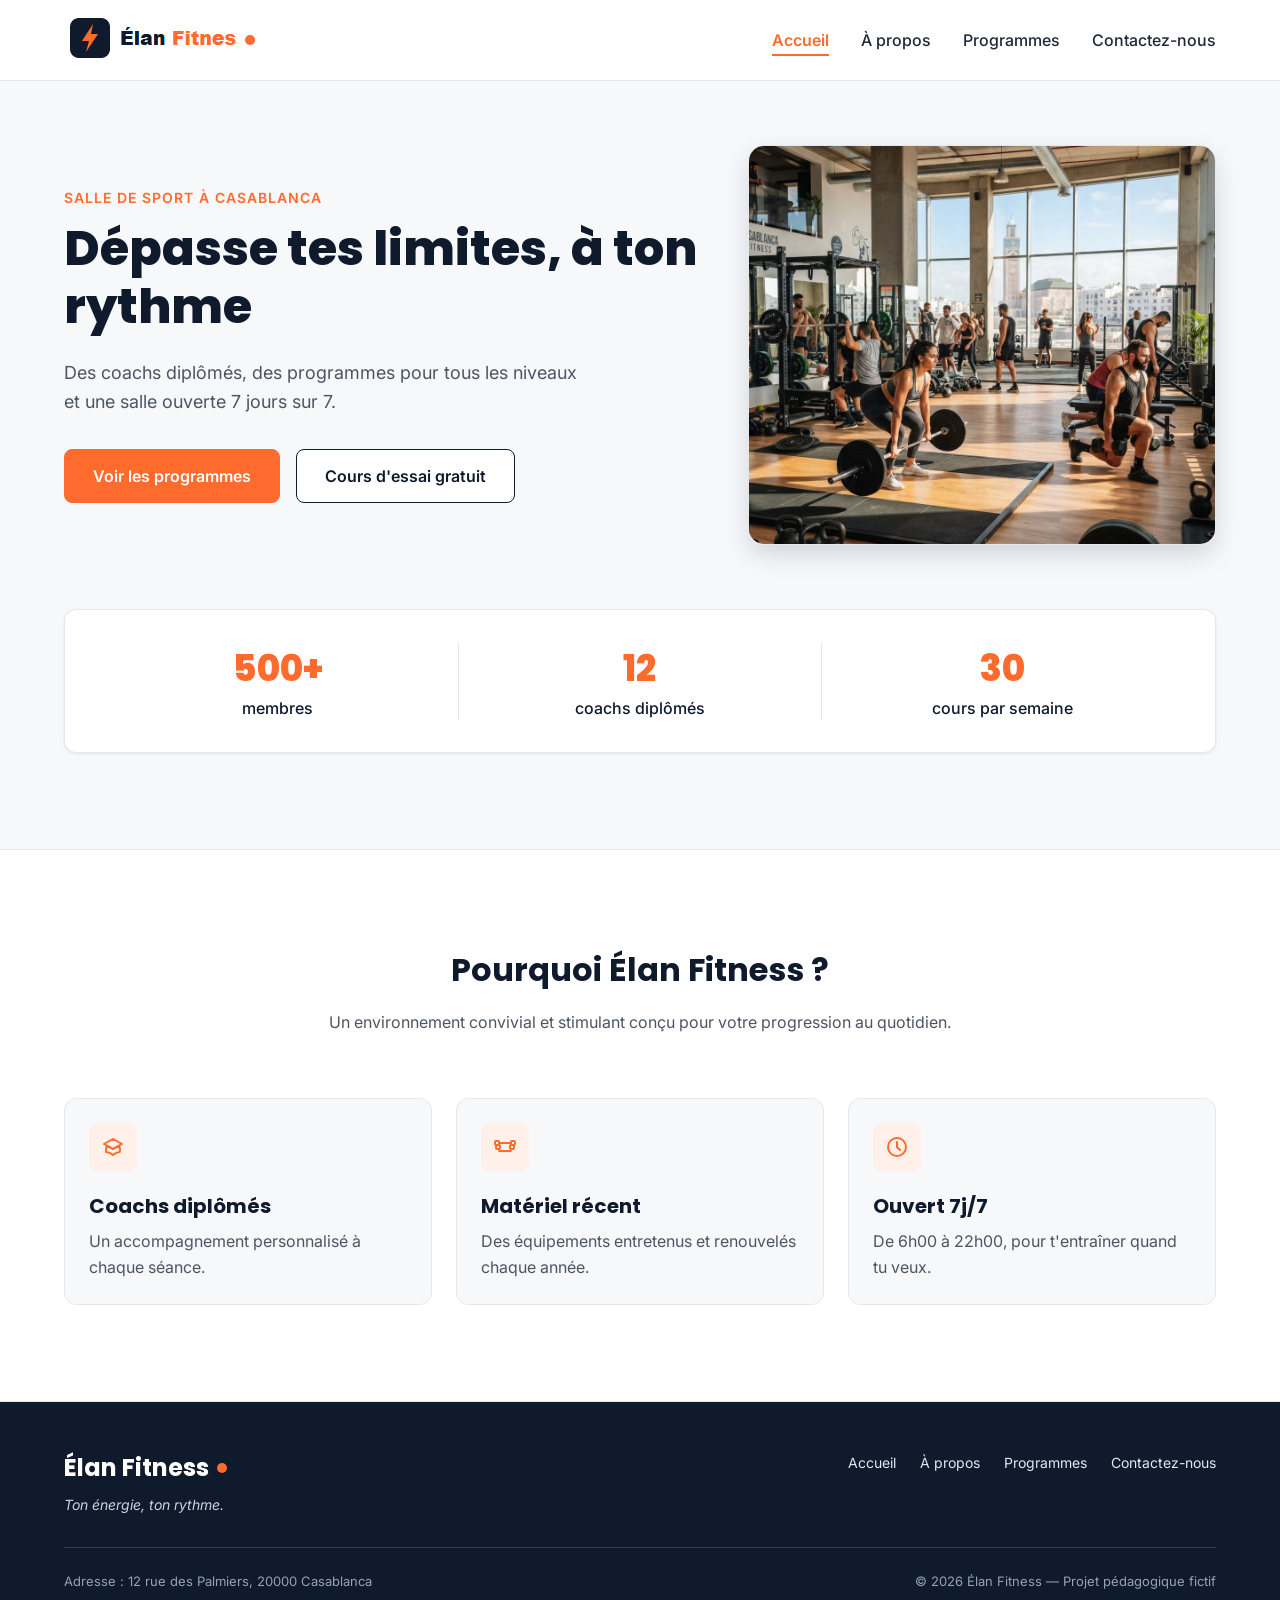
<file: index.html>
<!DOCTYPE html>
<html lang="fr">
<head>
  <meta charset="UTF-8">
  <meta name="viewport" content="width=device-width, initial-scale=1">
  <meta name="description" content="Élan Fitness, salle de sport à Casablanca : musculation, yoga, cardio et boxe fitness avec des coachs diplômés. Réservez votre cours d'essai gratuit.">
  <title>Élan Fitness | Salle de sport à Casablanca</title>

  <link rel="preconnect" href="https://fonts.googleapis.com">
  <link rel="preconnect" href="https://fonts.gstatic.com" crossorigin>
  <link href="https://fonts.googleapis.com/css2?family=Inter:wght@400;500;600&family=Poppins:wght@600;700;800&display=swap" rel="stylesheet">

  <link rel="stylesheet" href="style.css">
</head>

<body class="accueil">

  <header class="en-tete">
    <div class="conteneur en-tete-contenu">
      <a href="index.html" class="logo"><img src="img/image.png" alt=""></a>

      <nav aria-label="Navigation principale">
        <ul class="menu">
          <li><a href="index.html" >Accueil</a></li>
          <li><a href="a_propos.html">À propos</a></li>
          <li><a href="programme.html">Programmes</a></li>
          <li><a href="contact.html">Contactez-nous</a></li>
        </ul>
      </nav>
    </div>
  </header>

  <main>

    <section id="accueil" class="hero">
      <div class="conteneur">

        <div class="hero-contenu">
          <div class="hero-texte">
            <p class="sur-titre">Salle de sport à Casablanca</p>
            <h1>Dépasse tes limites, à ton rythme</h1>
            <p class="hero-description">
              Des coachs diplômés, des programmes pour tous les niveaux et une salle ouverte 7 jours sur 7.
            </p>
            <div class="boutons">
              <a href="programme.html" class="bouton bouton-principal">Voir les programmes</a>
              <a href="contact.html" class="bouton bouton-secondaire">Cours d'essai gratuit</a>
            </div>
          </div>

          <img class="hero-image" src="img/hero.jpg" alt="Des personnes s'entraînent dans une salle de sport lumineuse à Casablanca">
        </div>

        <div class="chiffres">
          <div class="chiffre">
            <p class="chiffre-nombre">500+</p>
            <p>membres</p>
          </div>
          <div class="chiffre">
            <p class="chiffre-nombre">12</p>
            <p>coachs diplômés</p>
          </div>
          <div class="chiffre">
            <p class="chiffre-nombre">30</p>
            <p>cours par semaine</p>
          </div>
        </div>

      </div>
    </section>

    <section class="section section-blanche">
      <div class="conteneur">

        <div class="section-titre">
          <h2>Pourquoi Élan Fitness ?</h2>
          <p>Un environnement convivial et stimulant conçu pour votre progression au quotidien.</p>
        </div>

        <div class="cartes">
          <article class="carte carte-avantage">
            <div class="icone"><img src="img/icone-coach.svg" alt=""></div>
            <h3>Coachs diplômés</h3>
            <p>Un accompagnement personnalisé à chaque séance.</p>
          </article>

          <article class="carte carte-avantage">
            <div class="icone"><img src="img/icone-materiel.svg" alt=""></div>
            <h3>Matériel récent</h3>
            <p>Des équipements entretenus et renouvelés chaque année.</p>
          </article>

          <article class="carte carte-avantage">
            <div class="icone"><img src="img/icone-horloge.svg" alt=""></div>
            <h3>Ouvert 7j/7</h3>
            <p>De 6h00 à 22h00, pour t'entraîner quand tu veux.</p>
          </article>
        </div>

      </div>
    </section>


  </main>

  <footer class="pied-de-page">
    <div class="conteneur">

      <div class="pied-haut">
        <div>
          <p class="logo logo-clair">Élan Fitness</p>
          <p class="slogan">Ton énergie, ton rythme.</p>
        </div>

        <nav aria-label="Navigation du pied de page">
          <ul class="menu menu-pied">
            <li><a href="index.html">Accueil</a></li>
            <li><a href="a_propos.html">À propos</a></li>
            <li><a href="programme.html">Programmes</a></li>
            <li><a href="contact.html">Contactez-nous</a></li>
          </ul>
        </nav>
      </div>

      <div class="pied-bas">
        <p>Adresse : 12 rue des Palmiers, 20000 Casablanca</p>
        <p>&copy; 2026 Élan Fitness — Projet pédagogique fictif</p>
      </div>

    </div>
  </footer>

</body>
</html>
</file>
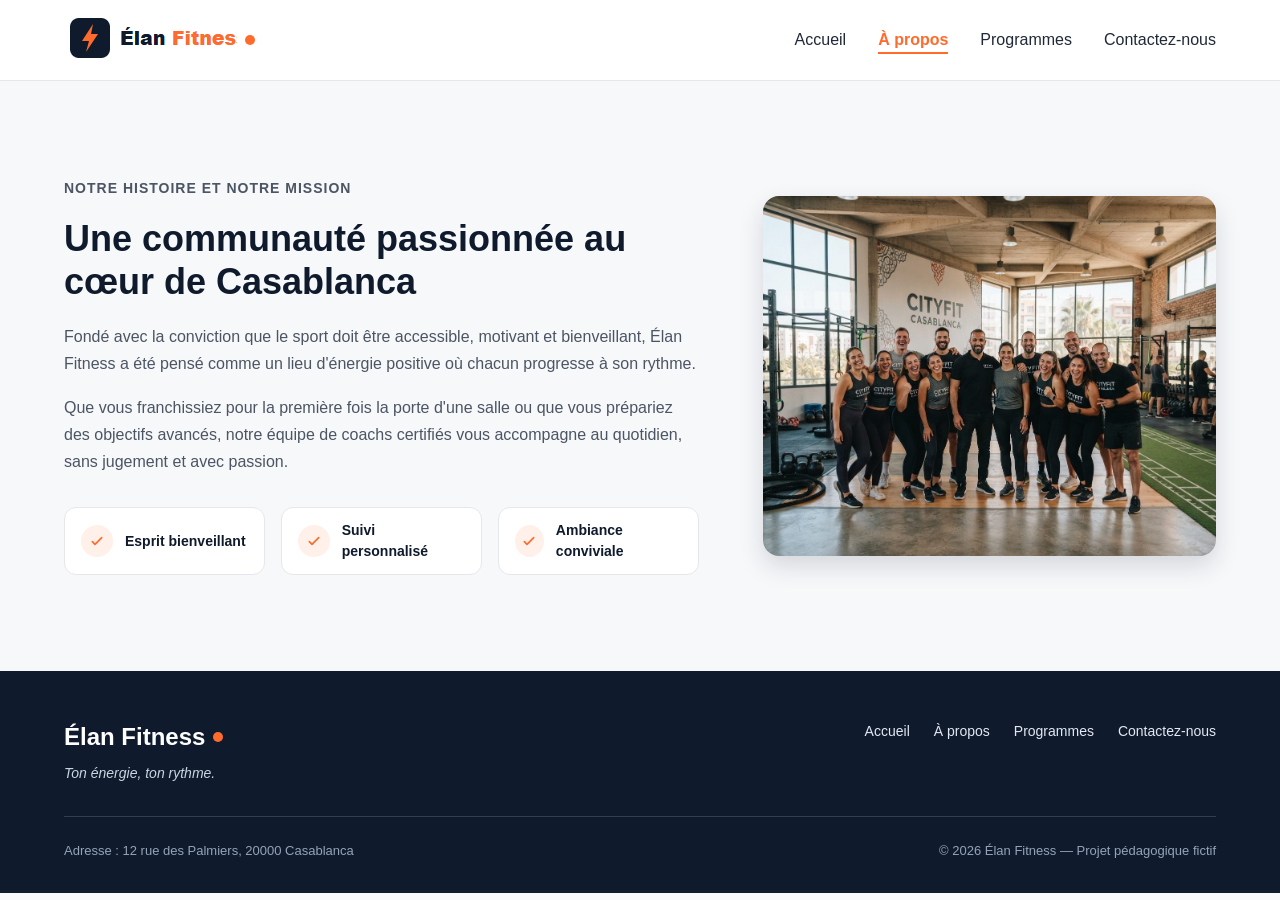
<file: a_propos.html>
<!DOCTYPE html>
<html lang="en">
<head>
    <meta charset="UTF-8">
    <meta name="viewport" content="width=device-width, initial-scale=1.0">
    <title>Document</title>
    <link rel="stylesheet" href="style.css">
</head>
<body class="apropos">

    <header class="en-tete">
    <div class="conteneur en-tete-contenu">
      <a href="index.html" class="logo"><img src="img/image.png" alt=""></a>

      <nav aria-label="Navigation principale">
        <ul class="menu">
          <li><a href="index.html" >Accueil</a></li>
          <li><a href="a_propos.html">À propos</a></li>
          <li><a href="programme.html">Programmes</a></li>
          <li><a href="contact.html">Contactez-nous </a></li>
        </ul>
      </nav>
    </div>
  </header>

<main>
    <section id="a-propos" class="section">
      <div class="conteneur apropos-contenu">

        <div class="apropos-texte">
          <p class="sur-titre">Notre histoire et notre mission</p>
          <h2>Une communauté passionnée au cœur de Casablanca</h2>
          <p>
            Fondé avec la conviction que le sport doit être accessible, motivant et bienveillant,
            Élan Fitness a été pensé comme un lieu d'énergie positive où chacun progresse à son rythme.
          </p>
          <p>
            Que vous franchissiez pour la première fois la porte d'une salle ou que vous prépariez des
            objectifs avancés, notre équipe de coachs certifiés vous accompagne au quotidien, sans
            jugement et avec passion.
          </p>

          <ul class="valeurs">
            <li class="valeur">
              <div class="icone icone-petite"><img src="img/icone-check.svg" alt=""></div>
              <span>Esprit bienveillant</span>
            </li>
            <li class="valeur">
              <div class="icone icone-petite"><img src="img/icone-check.svg" alt=""></div>
              <span>Suivi personnalisé</span>
            </li>
            <li class="valeur">
              <div class="icone icone-petite"><img src="img/icone-check.svg" alt=""></div>
              <span>Ambiance conviviale</span>
            </li>
          </ul>
        </div>

        <img class="apropos-image" src="img/equipe.jpg" alt="L'équipe de coachs d'Élan Fitness réunie dans la salle">

      </div>
    </section>
</main>

<footer class="pied-de-page">
    <div class="conteneur">

      <div class="pied-haut">
        <div>
          <p class="logo logo-clair">Élan Fitness</p>
          <p class="slogan">Ton énergie, ton rythme.</p>
        </div>

        <nav aria-label="Navigation du pied de page">
          <ul class="menu menu-pied">
            <li><a href="index.html">Accueil</a></li>
            <li><a href="a_propos.html">À propos</a></li>
            <li><a href="programme.html">Programmes</a></li>
            <li><a href="contact.html">Contactez-nous</a></li>
          </ul>
        </nav>
      </div>

      <div class="pied-bas">
        <p>Adresse : 12 rue des Palmiers, 20000 Casablanca</p>
        <p>&copy; 2026 Élan Fitness — Projet pédagogique fictif</p>
      </div>

    </div>
  </footer>
</body>
</html>
</file>
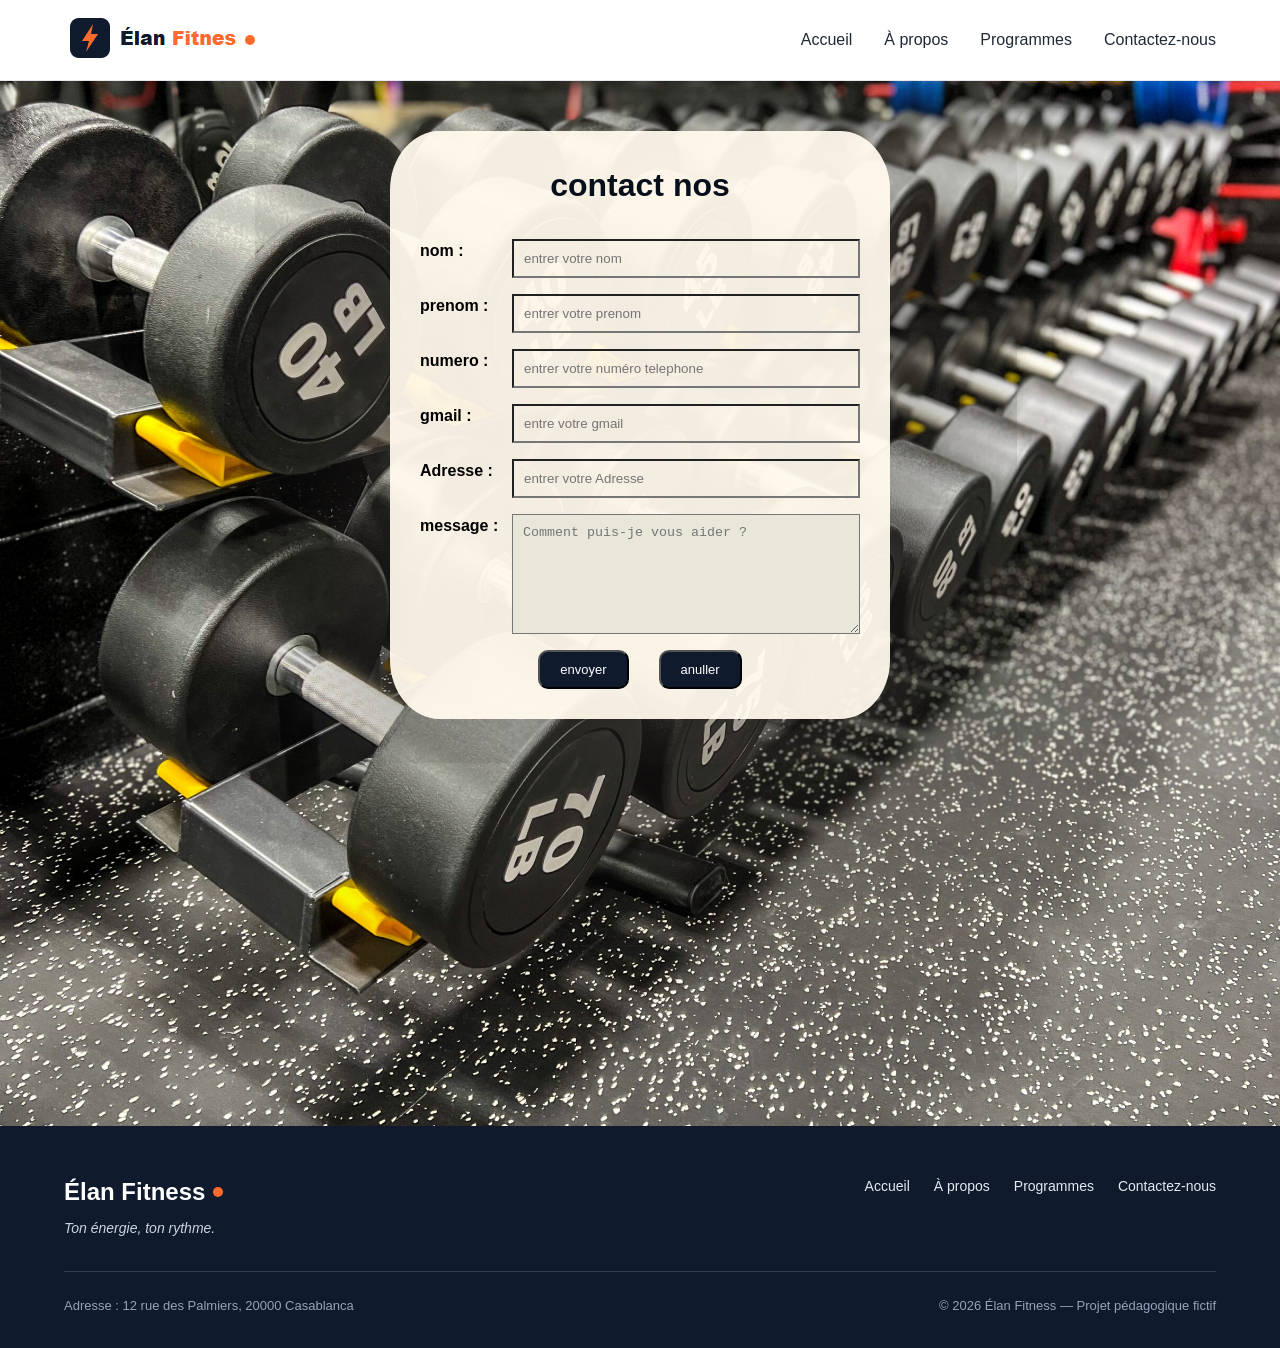
<file: contact.html>
<!DOCTYPE html>
<html lang="en">
<head>
    <meta charset="UTF-8">
    <meta name="viewport" content="width=device-width, initial-scale=1.0">
    <title>Document</title>
        <link rel="stylesheet" href="style.css">
    <link rel="stylesheet" href="contact.css" >
</head>
<body classe="page_contact">
    <header class="en-tete">
    <div class="conteneur en-tete-contenu">
      <a href="index.html" class="logo"><img src="img/image.png" alt=""></a>

      <nav aria-label="Navigation principale">
        <ul class="menu">
          <li><a href="index.html" >Accueil</a></li>
          <li><a href="a_propos.html">À propos</a></li>
          <li><a href="programme.html">Programmes</a></li>
          <li><a href="contact.html">Contactez-nous</a></li>
        </ul>
      </nav>
    </div>
  </header>
  <main>
     <form action="contact.html" class="contact">
  <h3>contact nos</h3>

  <div class="champ">
    <label for="nom"> nom :</label>
    <input type="text" id="nom" placeholder="entrer votre nom" required>
  </div>

  <div class="champ">
    <label for="prenom">prenom :</label>
    <input type="text" id="prenom" placeholder="entrer votre prenom" required>
  </div>

  <div class="champ">
    <label for="numero">numero :</label>
    <input type="tel" id="numero" placeholder="entrer votre numéro telephone" pattern="[0-9]{10}" required>
  </div>

  <div class="champ">
    <label for="gmail">gmail :</label>
    <input type="email" id="gmail" placeholder="entre votre gmail"  required>
  </div>

  <div class="champ">
    <label for="adresse">Adresse :</label>
    <input type="text" id="adresse" placeholder="entrer votre Adresse" required>
  </div>
   <div class="champ">
    <label for="message">message :</label>
    <textarea name="message" id="message" placeholder="Comment puis-je vous aider ?" required></textarea> 
 </div>
 <div>
 
 </div>
 <div class="buttons-form">
   <button type="submit">envoyer </button>
   <button type="reset">anuller</button>  
  </div> 


</form>

<iframe
  src="https://www.google.com/maps?q=Casablanca,Maroc&output=embed"
  title="Carte Élan Fitness"
  width="100%"
  height="350"
  style="border:0;"
  >
</iframe>

</main>

     <footer class="pied-de-page">
    <div class="conteneur">

      <div class="pied-haut">
        <div>
          <p class="logo logo-clair">Élan Fitness</p>
          <p class="slogan">Ton énergie, ton rythme.</p>
        </div>

        <nav aria-label="Navigation du pied de page">
          <ul class="menu menu-pied">
            <li><a href="index.html">Accueil</a></li>
            <li><a href="a_propos.html">À propos</a></li>
            <li><a href="programme.html">Programmes</a></li>
            <li><a href="contact.html">Contactez-nous</a></li>
          </ul>
        </nav>
      </div>

      <div class="pied-bas">
        <p>Adresse : 12 rue des Palmiers, 20000 Casablanca</p>
        <p>&copy; 2026 Élan Fitness — Projet pédagogique fictif</p>
      </div>

    </div>
  </footer>
</body>
</html>
</file>
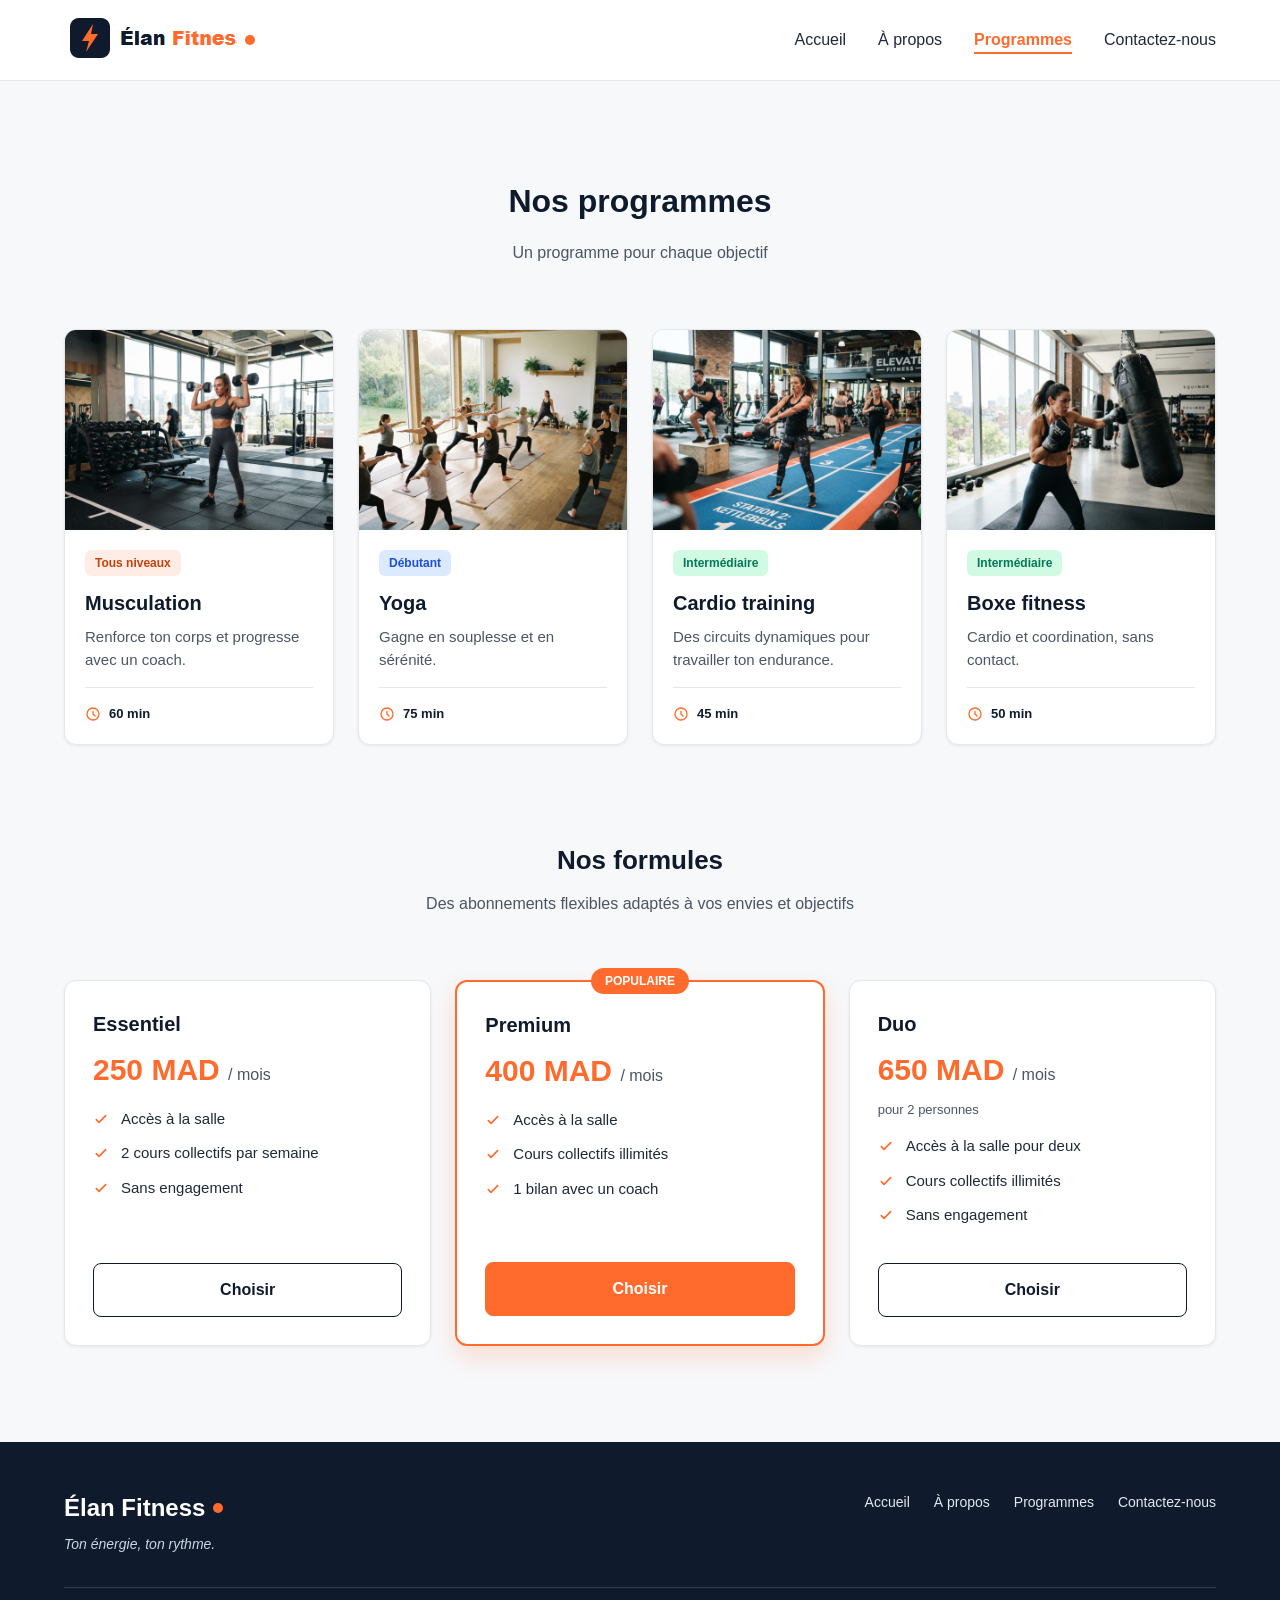
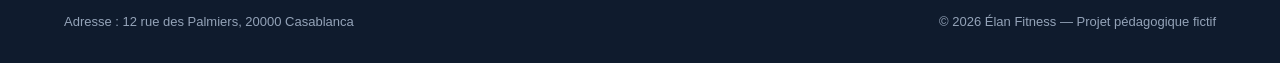
<file: programme.html>
<!DOCTYPE html>
<html lang="en">
<head>
    <meta charset="UTF-8">
    <meta name="viewport" content="width=device-width, initial-scale=1.0">
    <title>Document</title>
    <link rel="stylesheet" href="style.css">

</head>
<body class="programme">

    <header class="en-tete">
    <div class="conteneur en-tete-contenu">
      <a href="index.html" class="logo"><img src="img/image.png" alt=""></a>

      <nav aria-label="Navigation principale">
        <ul class="menu">
          <li><a href="index.html" >Accueil</a></li>
          <li><a href="a_propos.html">À propos</a></li>
          <li><a href="programme.html">Programmes</a></li>
          <li><a href="contact.html">Contactez-nous </a></li>
        </ul>
      </nav>
    </div>
  </header>

    <section id="programmes" class="section">
      <div class="conteneur">

        <div class="section-titre">
          <h2>Nos programmes</h2>
          <p>Un programme pour chaque objectif</p>
        </div>

        <div class="cartes">

          <article class="carte carte-programme">
            <img src="img/musculation.jpg" alt="Une sportive soulève des haltères dans l'espace musculation">
            <div class="programme-corps">
              <span class="etiquette etiquette-orange">Tous niveaux</span>
              <h3>Musculation</h3>
              <p>Renforce ton corps et progresse avec un coach.</p>
              <p class="duree"><img src="img/icone-duree.svg" alt="">60 min</p>
            </div>
          </article>

          <article class="carte carte-programme">
            <img src="img/yoga.jpg" alt="Un groupe pratique le yoga sur des tapis dans une salle lumineuse">
            <div class="programme-corps">
              <span class="etiquette etiquette-bleue">Débutant</span>
              <h3>Yoga</h3>
              <p>Gagne en souplesse et en sérénité.</p>
              <p class="duree"><img src="img/icone-duree.svg" alt="">75 min</p>
            </div>
          </article>

          <article class="carte carte-programme">
            <img src="img/cardio.jpg" alt="Des sportifs suivent un circuit de cardio training avec des kettlebells">
            <div class="programme-corps">
              <span class="etiquette etiquette-verte">Intermédiaire</span>
              <h3>Cardio training</h3>
              <p>Des circuits dynamiques pour travailler ton endurance.</p>
              <p class="duree"><img src="img/icone-duree.svg" alt="">45 min</p>
            </div>
          </article>

          <article class="carte carte-programme">
            <img src="img/boxe.jpg" alt="Une sportive frappe un sac de frappe pendant un cours de boxe fitness">
            <div class="programme-corps">
              <span class="etiquette etiquette-verte">Intermédiaire</span>
              <h3>Boxe fitness</h3>
              <p>Cardio et coordination, sans contact.</p>
              <p class="duree"><img src="img/icone-duree.svg" alt="">50 min</p>
            </div>
          </article>

        </div>

        <div class="formules">

          <div class="section-titre">
            <h3>Nos formules</h3>
            <p>Des abonnements flexibles adaptés à vos envies et objectifs</p>
          </div>

          <div class="cartes">

            <article class="carte formule">
              <h4>Essentiel</h4>
              <p class="prix">250 MAD <span>/ mois</span></p>
              <ul class="formule-liste">
                <li>Accès à la salle</li>
                <li>2 cours collectifs par semaine</li>
                <li>Sans engagement</li>
              </ul>
              <a href="contact.html" class="bouton bouton-secondaire">Choisir</a>
            </article>

            <article class="carte formule formule-populaire">
              <p class="badge-populaire">Populaire</p>
              <h4>Premium</h4>
              <p class="prix">400 MAD <span>/ mois</span></p>
              <ul class="formule-liste">
                <li>Accès à la salle</li>
                <li>Cours collectifs illimités</li>
                <li>1 bilan avec un coach</li>
              </ul>
              <a href="contact.html" class="bouton bouton-principal">Choisir</a>
            </article>

            <article class="carte formule">
              <h4>Duo</h4>
              <p class="prix">650 MAD <span>/ mois</span></p>
              <p class="prix-note">pour 2 personnes</p>
              <ul class="formule-liste">
                <li>Accès à la salle pour deux</li>
                <li>Cours collectifs illimités</li>
                <li>Sans engagement</li>
              </ul>
              <a href="contact.html" class="bouton bouton-secondaire">Choisir</a>
            </article>

          </div>
        </div>

      </div>
    </section>

    <footer class="pied-de-page">
    <div class="conteneur">

      <div class="pied-haut">
        <div>
          <p class="logo logo-clair">Élan Fitness</p>
          <p class="slogan">Ton énergie, ton rythme.</p>
        </div>

        <nav aria-label="Navigation du pied de page">
          <ul class="menu menu-pied">
            <li><a href="index.html">Accueil</a></li>
            <li><a href="a_propos.html">À propos</a></li>
            <li><a href="programme.html">Programmes</a></li>
            <li><a href="contact.html">Contactez-nous</a></li>
          </ul>
        </nav>
      </div>

      <div class="pied-bas">
        <p>Adresse : 12 rue des Palmiers, 20000 Casablanca</p>
        <p>&copy; 2026 Élan Fitness — Projet pédagogique fictif</p>
      </div>

    </div>
  </footer>
</body>
</html>
</file>
<file: style.css>
* {
  box-sizing: border-box;
  margin: 0;
  padding: 0;
}

html {
  scroll-behavior: smooth;
}

body {
  font-family: 'Inter', Arial, sans-serif;
  font-size: 16px;
  line-height: 1.5;
  color: #1F2937;
  background-color: #F7F8FA;
}

h1, h2, h3, h4 {
  font-family: 'Poppins', Arial, sans-serif;
  color: #0F1B2D;
}

a {
  color: inherit;
  text-decoration: none;
}

ul {
  list-style: none;
}

img {
  display: block;
  max-width: 100%;
}

a:focus-visible,
button:focus-visible {
  outline: 3px solid #FF6B2C;
  outline-offset: 2px;
}

.conteneur {
  width: 100%;
  max-width: 1200px;
  margin: 0 auto;
  padding: 0 24px;
}

.section {
  padding: 96px 0;
}

.section-blanche {
  background-color: #FFFFFF;
  border-top: 1px solid #E5E7EB;
  border-bottom: 1px solid #E5E7EB;
}

.section-titre {
  max-width: 640px;
  margin: 0 auto 64px;
  text-align: center;
}

.section-titre h2 {
  font-size: 32px;
  margin-bottom: 16px;
}

.section-titre h3 {
  font-size: 26px;
  margin-bottom: 12px;
}

.section-titre p {
  color: #4B5563;
}

.sur-titre {
  font-size: 14px;
  font-weight: 600;
  color: #FF6B2C;
  text-transform: uppercase;
  letter-spacing: 1px;
  margin-bottom: 12px;
}

.bouton {
  display: inline-block;
  padding: 14px 28px;
  border-radius: 8px;
  font-size: 16px;
  font-weight: 600;
  text-align: center;
  cursor: pointer;
}

.bouton-principal {
  background-color: #FF6B2C;
  border: 1px solid #FF6B2C;
  color: #FFFFFF;
}

.bouton-principal:hover {
  background-color: #F05817;
}

.bouton-secondaire {
  background-color: #FFFFFF;
  border: 1px solid #0F1B2D;
  color: #0F1B2D;
}

.bouton-secondaire:hover {
  background-color: #F3F4F6;
}

.cartes {
  display: flex;
  gap: 24px;
}

.carte {
  flex: 1;
  background-color: #FFFFFF;
  border: 1px solid #E5E7EB;
  border-radius: 12px;
  box-shadow: 0 1px 3px rgba(15, 27, 45, 0.08);
}

.icone {
  width: 48px;
  height: 48px;
  background-color: #FFF0EA;
  border-radius: 8px;
  display: flex;
  align-items: center;
  justify-content: center;
}

.icone img {
  width: 24px;
  height: 24px;
}

.icone-petite {
  width: 32px;
  height: 32px;
  border-radius: 50%;
}

.icone-petite img {
  width: 16px;
  height: 16px;
}

.en-tete {
  position: sticky;
  top: 0;
  z-index: 10;
  background-color: #FFFFFF;
  border-bottom: 1px solid #E5E7EB;
}

.en-tete-contenu {
  height: 80px;
  display: flex;
  align-items: center;
  justify-content: space-between;
}

.logo {
  display: flex;
  align-items: center;
  font-family: 'Poppins', Arial, sans-serif;
  font-size: 24px;
  font-weight: 700;
  color: #0F1B2D;
}

.logo::after {
  content: "";
  width: 10px;
  height: 10px;
  margin-left: 8px;
  background-color: #FF6B2C;
  border-radius: 50%;
}

.menu {
  display: flex;
  gap: 32px;
}

.menu a {
  font-weight: 500;
  padding-bottom: 4px;
  border-bottom: 2px solid transparent;
}
/*menu */
.menu a:hover {
  color: #FF6B2C;
}

.accueil .en-tete a[href="index.html"]{
  color: #FF6B2C;
  font-weight: 600;
  border-bottom-color: #FF6B2C;
}

.apropos .en-tete a[href="a_propos.html"] {
  color: #FF6B2C;
  font-weight: 600;
  border-bottom-color: #FF6B2C;
}


.programme .en-tete a[href="programme.html"] {
  color: #FF6B2C;
  font-weight: 600;
  border-bottom-color: #FF6B2C;
}

.page_contact .en-tete a[href="contact.html"] {
  color: #FF6B2C;
  font-weight: 600;
  border-bottom-color: #FF6B2C;
}


.hero {
  padding: 64px 0 96px;
}

.hero-contenu {
  display: flex;
  align-items: center;
  gap: 32px;
}

.hero-texte {
  flex: 7;
}

.hero-texte h1 {
  font-size: 48px;
  font-weight: 800;
  line-height: 1.2;
  margin-bottom: 24px;
}

.hero-description {
  max-width: 520px;
  font-size: 18px;
  line-height: 1.6;
  color: #4B5563;
  margin-bottom: 32px;
}

.boutons {
  display: flex;
  flex-wrap: wrap;
  gap: 16px;
}

.hero-image {
  flex: 5;
  min-width: 0;
  height: 400px;
  object-fit: cover;
  border-radius: 16px;
  border: 1px solid #E5E7EB;
  box-shadow: 0 10px 25px rgba(15, 27, 45, 0.15);
}

.chiffres {
  display: flex;
  margin-top: 64px;
  padding: 32px;
  background-color: #FFFFFF;
  border: 1px solid #E5E7EB;
  border-radius: 12px;
  box-shadow: 0 1px 3px rgba(15, 27, 45, 0.08);
}

.chiffre {
  flex: 1;
  text-align: center;
  font-weight: 500;
  color: #0F1B2D;
}

.chiffre + .chiffre {
  border-left: 1px solid #E5E7EB;
}

.chiffre-nombre {
  font-family: 'Poppins', Arial, sans-serif;
  font-size: 36px;
  font-weight: 800;
  color: #FF6B2C;
}

.carte-avantage {
  padding: 24px;
  background-color: #F7F8FA;
  box-shadow: none;
}

.carte-avantage .icone {
  margin-bottom: 20px;
}

.carte-avantage h3 {
  font-size: 20px;
  margin-bottom: 8px;
}

.carte-avantage p {
  color: #4B5563;
  line-height: 1.6;
}

.apropos-contenu {
  display: flex;
  align-items: center;
  gap: 64px;
}

.apropos-texte {
  flex: 7;
}

.apropos-texte h2 {
  font-size: 36px;
  line-height: 1.2;
  margin-bottom: 20px;
}

.apropos-texte p {
  color: #4B5563;
  line-height: 1.7;
  margin-bottom: 16px;
}

.valeurs {
  display: flex;
  gap: 16px;
  margin-top: 32px;
}

.valeur {
  flex: 1;
  display: flex;
  align-items: center;
  gap: 12px;
  padding: 12px 16px;
  background-color: #FFFFFF;
  border: 1px solid #E5E7EB;
  border-radius: 12px;
  font-family: 'Poppins', Arial, sans-serif;
  font-size: 14px;
  font-weight: 600;
  color: #0F1B2D;
}

.apropos-image {
  flex: 5;
  min-width: 0;
  height: 360px;
  object-fit: cover;
  border-radius: 16px;
  box-shadow: 0 10px 25px rgba(15, 27, 45, 0.15);
}

.carte-programme {
  display: flex;
  flex-direction: column;
  overflow: hidden;
}

.carte-programme > img {
  width: 100%;
  height: 200px;
  object-fit: cover;
}

.programme-corps {
  flex: 1;
  display: flex;
  flex-direction: column;
  padding: 20px;
}

.programme-corps h3 {
  font-size: 20px;
  margin-bottom: 8px;
}

.programme-corps p {
  font-size: 15px;
  color: #4B5563;
}

.etiquette {
  align-self: flex-start;
  padding: 4px 10px;
  margin-bottom: 12px;
  border-radius: 6px;
  font-size: 12px;
  font-weight: 600;
}

.etiquette-orange {
  background-color: #FFEDE5;
  color: #C2410C;
}

.etiquette-bleue {
  background-color: #DBEAFE;
  color: #1D4ED8;
}

.etiquette-verte {
  background-color: #D1FAE5;
  color: #047857;
}

.programme-corps .duree {
  display: flex;
  align-items: center;
  gap: 8px;
  margin-top: auto;
  padding-top: 16px;
  border-top: 1px solid #E5E7EB;
  font-size: 13px;
  font-weight: 600;
  color: #0F1B2D;
}

.programme-corps h3 + p {
  margin-bottom: 16px;
}

.duree img {
  width: 16px;
  height: 16px;
}

.formules {
  margin-top: 96px;
}

.formule {
  position: relative;
  display: flex;
  flex-direction: column;
  padding: 28px;
}

.formule h4 {
  font-size: 20px;
}

.prix {
  margin: 8px 0 16px;
  font-family: 'Poppins', Arial, sans-serif;
  font-size: 30px;
  font-weight: 800;
  color: #FF6B2C;
}

.prix span {
  font-family: 'Inter', Arial, sans-serif;
  font-size: 16px;
  font-weight: 500;
  color: #4B5563;
}

.prix-note {
  margin: -8px 0 16px;
  font-size: 13px;
  color: #4B5563;
}

.formule-liste {
  flex: 1;
  margin-bottom: 24px;
}

.formule-liste li {
  padding-left: 28px;
  margin-bottom: 12px;
  font-size: 15px;
  background-image: url('img/icone-check.svg');
  background-repeat: no-repeat;
  background-position: left center;
  background-size: 16px;
}

.formule .bouton {
  display: block;
}

.formule-populaire {
  border: 2px solid #FF6B2C;
  box-shadow: 0 10px 25px rgba(255, 107, 44, 0.2);
}

.badge-populaire {
  position: absolute;
  top: -14px;
  left: 50%;
  transform: translateX(-50%);
  padding: 4px 14px;
  background-color: #FF6B2C;
  border-radius: 999px;
  font-size: 12px;
  font-weight: 700;
  text-transform: uppercase;
  color: #FFFFFF;
}

.pied-de-page {
  padding: 48px 0 32px;
  background-color: #0F1B2D;
  color: #FFFFFF;
}

.pied-haut {
  display: flex;
  justify-content: space-between;
  align-items: flex-start;
  padding-bottom: 32px;
  border-bottom: 1px solid rgba(255, 255, 255, 0.15);
}

.logo-clair {
  color: #FFFFFF;
}

.slogan {
  margin-top: 8px;
  font-size: 14px;
  font-style: italic;
  color: #CBD5E1;
}

.menu-pied {
  gap: 24px;
}

.menu-pied a {
  font-size: 14px;
  font-weight: 400;
  color: #E2E8F0;
}

.pied-bas {
  display: flex;
  justify-content: space-between;
  margin-top: 24px;
  font-size: 13px;
  color: #94A3B8;
}

@media ( max-width: 700px){
 .hero-contenu{
    flex-direction: column;
  }
  .boutons{
    flex-direction: column;
  }
  .hero-image{
    width: 100%;
  }
  .chiffres{
    flex-direction: column;
  }
  .chiffre + .chiffre {
    border-top: 1px solid #E5E7EB;
    border-left:0 ;
    flex-direction: column;
  }
  .cartes {
    flex-direction: column;
  }
  .apropos-contenu{
    flex-direction: column;
  }
  .apropos-image{
    width: 100%;
  }
  .valeurs{
    flex-direction: column;
  }
  .pied-haut{
    flex-direction: column;
  }
  .menu-pied{
    flex-direction: column;
  }

}
</file>
<file: contact.css>
body{
  background-image:url(img/IMG.jpg);
  background-size: cover;
  background-position: center;
  background-attachment: fixed;
  background-repeat: no-repeat;
  
  
}
@keyframes apparition {
  from {
    opacity: 0;
    transform: translateY(30px);
  }
  to {
    opacity: 1;
    transform: translateY(0);
  }
}

.contact{
  background-color: rgba(255, 248, 235, 0.95);
  padding: 30px;
  width: 500px;
  margin: 50PX auto;
  border-radius: 10%;
  box-shadow: 0 30px 500px #383331;
  animation: apparition 0.8s ease-out;

}

.contact h3{
  text-align: center;
  margin-bottom: 30px;
  font-size:xx-large;
  color: #070f1b;
  

}

.champ {
  display: flex;
  gap: 12px; 
  margin-bottom: 16px;
}

.champ label {
  width: 80px; 
  color: #000000;
  font-weight: 600;
}

.champ input {
  flex: 1;
  padding:10px;
  background-color: transparent;
  
}

.champ textarea{
  flex:1;
  padding: 10px; 
  min-height: 120px;
  background: transparent;
  background-color: #e9e7da;
}

.buttons-form {
  display: flex;
  gap: 30px;
  justify-content: center;
}

.contact button {
  background-color: #0F1B2D;
  color: #ffffff;
  transition: background-color 0.3s, color 0.3s, transform 0.2s;
  padding: 10px 20px;
  font-size: small;
  border-radius: 10px;
  
}

.contact button:hover {
  transform: translateY(-2px);
}

.contact button[type="submit"]:hover {
  background-color: #025525;
  border-color: #FF6B2C;
}

.contact button[type="reset"]:hover {
  background-color: #500101;
  border-color: #FF6B2C;

}
</file>
